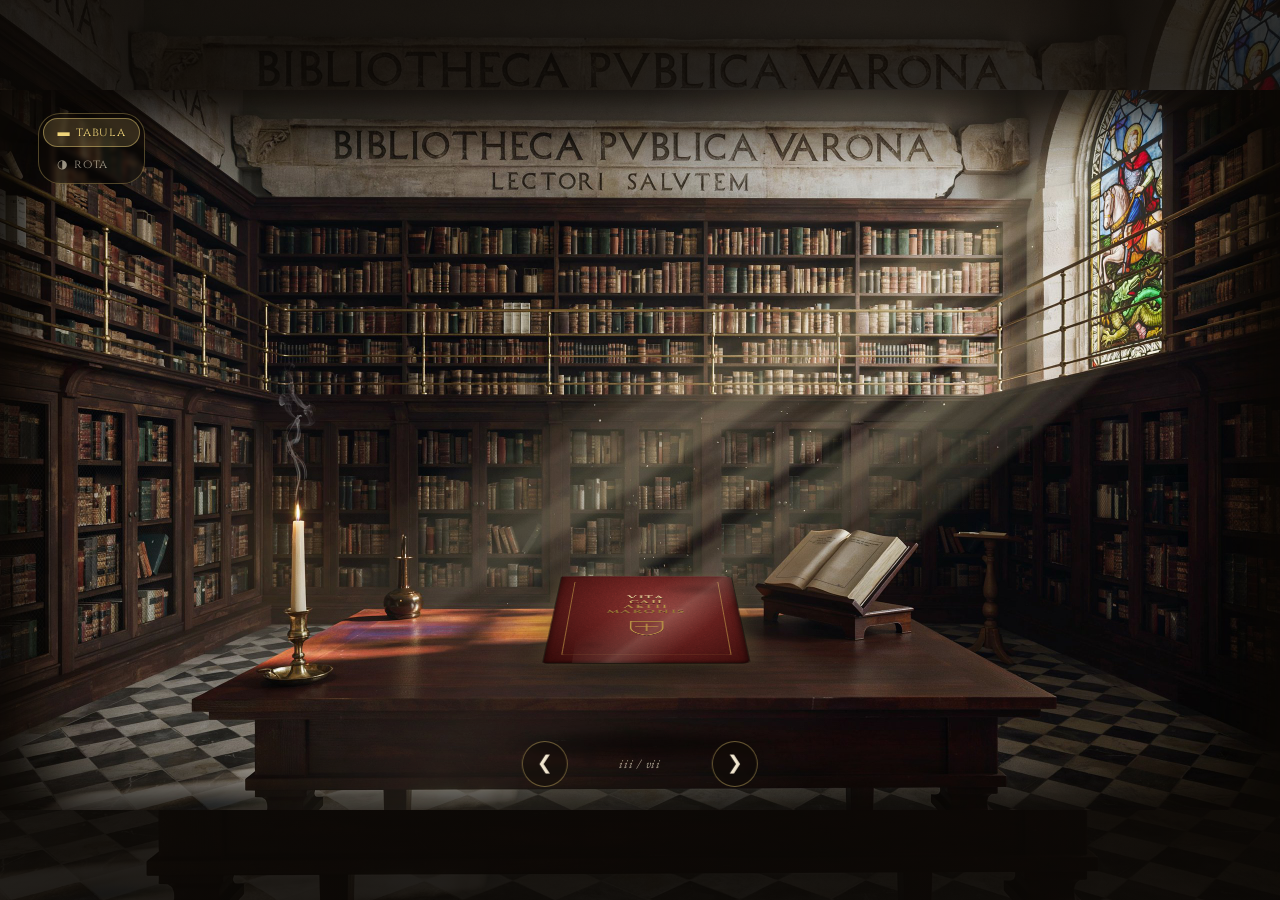
<file: index.html>
<!DOCTYPE html>
<html lang="la">
<head>
<meta charset="UTF-8">
<meta name="viewport" content="width=device-width, initial-scale=1.0">
<title>Bibliotheca Publica Varona</title>

<!-- Google Fonts: Trajan-style caps, Garamond body, blackletter rubric, Greek, Arabic -->
<link rel="preconnect" href="https://fonts.googleapis.com">
<link rel="preconnect" href="https://fonts.gstatic.com" crossorigin>
<link rel="stylesheet" href="https://fonts.googleapis.com/css2?family=Cinzel:wght@400;600;700&family=Cormorant+Garamond:ital,wght@0,400;0,500;1,400;1,500&family=Cormorant+SC:wght@400;500;600&family=EB+Garamond:ital,wght@0,400;0,500;1,400&family=UnifrakturMaguntia&family=Cormorant+Unicase:wght@400;500;600&family=Noto+Serif:ital,wght@0,400;1,400&family=Amiri:wght@400;700&display=swap" rel="stylesheet">

<link rel="stylesheet" href="css/library.css">
</head>
<body>

<div class="stage" id="stage">
  <div class="scene" id="scene">

    <!-- "Alive" atmosphere layers over the static photo -->
    <div class="atmos atmos-lightshaft" aria-hidden="true"></div>
    <div class="atmos atmos-candle" aria-hidden="true"></div>
    <div class="atmos atmos-dust" id="atmosDust" aria-hidden="true"></div>

    <!-- Title cartouche hovers above the book on hover -->
    <div class="title-cartouche" id="titleCartouche"></div>

    <!-- View toggle (top-right): one book flat on the desk, or the upright wheel -->
    <div class="view-toggle" id="viewToggle" role="group" aria-label="Species mensae">
      <button type="button" data-view="flat" title="Liber in mensa — one book, flat">&#x25AC;<span>tabula</span></button>
      <button type="button" data-view="vertical" title="Rota librorum — the wheel">&#x25D1;<span>rota</span></button>
    </div>

    <!-- The deck of books. JS injects one .deck-card per volume and fans them. -->
    <div class="deck" id="deck" role="listbox" tabindex="0" aria-label="Libri — selige librum">
      <!-- Cards injected by JS -->
    </div>

    <!-- MOBILE-ONLY shelf: a vertical list of books, painting behind, no carousel.
         Hidden on tablet/desktop where the deck takes over. -->
    <nav class="mobile-shelf" id="mobileShelf" aria-label="Libri">
      <h1 class="mobile-title">Bibliotheca<br><span>Publica Varona</span></h1>
      <ul class="mobile-list" id="mobileList">
        <!-- Items injected by JS -->
      </ul>
      <p class="mobile-footnote">Lectori salutem</p>
    </nav>

    <!-- Carousel arrows + folio-index -->
    <div class="carousel-nav" aria-label="Inter libros migrare">
      <button id="prevBtn" type="button" aria-label="Liber prior" title="Liber prior">&#x276E;</button>
      <span class="index" id="bookIndex">i / vii</span>
      <button id="nextBtn" type="button" aria-label="Liber posterior" title="Liber posterior">&#x276F;</button>
    </div>

  </div>
</div>

<script src="js/book-loader.js"></script>
<script src="js/library.js"></script>
</body>
</html>
</file>
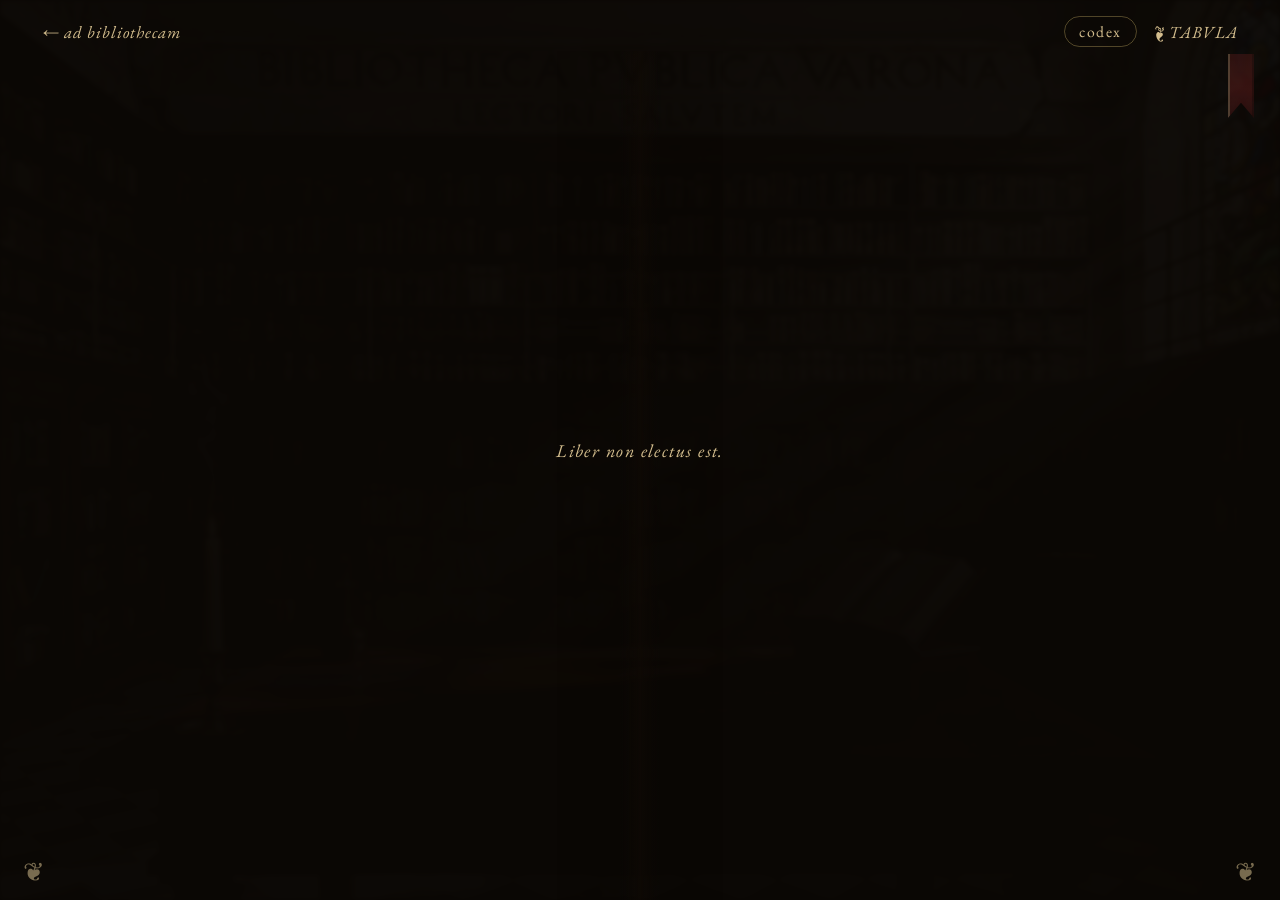
<file: manuscript.html>
<!DOCTYPE html>
<html lang="la">
<head>
<meta charset="UTF-8">
<meta name="viewport" content="width=device-width, initial-scale=1.0">
<title>Manuscriptum</title>

<link rel="preconnect" href="https://fonts.googleapis.com">
<link rel="preconnect" href="https://fonts.gstatic.com" crossorigin>
<link rel="stylesheet" href="https://fonts.googleapis.com/css2?family=Cinzel:wght@400;600;700&family=Cormorant+SC:wght@400;500;600&family=Cormorant+Unicase:wght@400;500;600&family=Amiri:wght@400;700&display=swap" rel="stylesheet">

<link rel="stylesheet" href="css/manuscript.css">
</head>
<body class="codex-mode">

<div class="reader-backdrop"></div>

<div class="reader" id="reader">

  <header class="reader-topbar">
    <div class="topbar-left">
      <a href="index.html" id="backLink">&#8592; ad bibliothecam</a>
    </div>
    <div class="topbar-right">
      <button id="modeToggle" class="mode-toggle" type="button" title="Lectionis modus">codex</button>
      <button id="tabulaBtn" type="button" aria-label="Tabula" title="Tabula">&#10086;&nbsp;TABVLA</button>
    </div>
  </header>

  <!-- CODEX VIEW: two-page spread -->
  <main class="spread-frame" id="spreadFrame">
    <button class="turn prev" id="prevSpread" type="button" aria-label="Folium prius" title="Folium prius">&#10086;</button>
    <div class="spread" id="spread"></div>
    <button class="turn next" id="nextSpread" type="button" aria-label="Folium posterius" title="Folium posterius">&#10086;</button>
  </main>

  <!-- DOC VIEW: continuous scroll, docx-style -->
  <main class="doc-frame" id="docFrame">
    <div class="doc-column" id="docColumn"></div>
  </main>

  <!-- Signaculum: silk bookmark ribbon (click to place / return, × to remove) -->
  <button class="signaculum" id="signaculum" type="button" aria-label="Pone signaculum">
    <span class="signaculum-clear" id="signaculumClear" title="Tolle signaculum" aria-hidden="true">&times;</span>
  </button>

</div>

<!-- TABVLA overlay -->
<div class="tabula-overlay" id="tabulaOverlay" role="dialog" aria-modal="true" aria-label="Tabula">
  <div class="tabula-sheet">
    <button class="tabula-close" id="tabulaClose" type="button" aria-label="Claudere">&times;</button>
    <h2>TABVLA</h2>
    <img class="tabula-divider" src="assets/ornaments/divider.svg" alt="">
    <ol id="tabulaList"></ol>
  </div>
</div>

<div class="reader-loading" id="readerLoading">conlegendo&nbsp;&hellip;</div>

<script src="js/book-loader.js"></script>
<script src="assets/vendor/pagedjs.js"></script>
<script src="js/manuscript.js"></script>
</body>
</html>
</file>
<file: css/library.css>
/* =========================================================
   Bibliotheca Publica Varona — Library Landing
   ========================================================= */

/* Bundled Canterbury */
@font-face {
  font-family: 'Canterbury';
  src: url('../assets/fonts/Canterbury.ttf') format('truetype');
  font-display: swap;
}
/* Bundled EB Garamond (locked features) */
@font-face {
  font-family: 'EB Garamond';
  src: url('../assets/fonts/eb-garamond/EBGaramond-Regular.ttf') format('truetype');
  font-weight: 400;
  font-style: normal;
  font-display: swap;
}
@font-face {
  font-family: 'EB Garamond';
  src: url('../assets/fonts/eb-garamond/EBGaramond-Italic.ttf') format('truetype');
  font-weight: 400;
  font-style: italic;
  font-display: swap;
}
@font-face {
  font-family: 'EB Garamond';
  src: url('../assets/fonts/eb-garamond/EBGaramond-SemiBold.ttf') format('truetype');
  font-weight: 600;
  font-style: normal;
  font-display: swap;
}
@font-face {
  font-family: 'EB Garamond';
  src: url('../assets/fonts/eb-garamond/EBGaramond-SemiBoldItalic.ttf') format('truetype');
  font-weight: 600;
  font-style: italic;
  font-display: swap;
}

:root {
  /* Designed gilt cursors. Each has a plain url() value (universally
     supported, so no state ever falls back to the white OS cursor) plus a
     retina image-set twin, applied as a second declaration. */
  --cur:     url('../assets/cursors/pointer.png') 3 2, auto;
  --cur2:    image-set(url('../assets/cursors/pointer.png') 1x, url('../assets/cursors/pointer@2x.png') 2x) 3 2, auto;
  --hand:    url('../assets/cursors/hand.png') 9 2, pointer;
  --hand2:   image-set(url('../assets/cursors/hand.png') 1x, url('../assets/cursors/hand@2x.png') 2x) 9 2, pointer;
  --text:    url('../assets/cursors/text.png') 7 15, text;
  --text2:   image-set(url('../assets/cursors/text.png') 1x, url('../assets/cursors/text@2x.png') 2x) 7 15, text;
  --drag:    url('../assets/cursors/drag.png') 18 9, grab;
  --drag2:   image-set(url('../assets/cursors/drag.png') 1x, url('../assets/cursors/drag@2x.png') 2x) 18 9, grab;
  --dragon:  url('../assets/cursors/drag.png') 18 9, grabbing;
  --dragon2: image-set(url('../assets/cursors/drag.png') 1x, url('../assets/cursors/drag@2x.png') 2x) 18 9, grabbing;
  --gilt:        #c8a14a;
  --gilt-glow:   #f0d57a;
  --oxblood:     #5e2422;
  --ink:         #1a1108;
  --vellum:      #f1e6cf;
}

* { box-sizing: border-box; }

html, body {
  margin: 0;
  padding: 0;
  width: 100%;
  height: 100%;
  background: #0b0805;
  color: var(--vellum);
  overflow: hidden;
  font-family: 'EB Garamond', 'Cormorant Garamond', Georgia, serif;
  /* Same u→v lockdown as the reader — see manuscript.css for the full
     explanation. The page is lang="la" but the font must treat it as ENG
     so historical Latin substitutions don't swap glyphs. */
  font-language-override: "ENG";
  font-variant-historical-forms: none;
  font-variant-historical-ligatures: no-historical-ligatures;
  font-variant-ligatures: no-discretionary-ligatures;
  font-feature-settings: "locl" 0, "hist" 0, "hlig" 0, "dlig" 0, "ss01" 0, "ss02" 0, "ss03" 0, "ss04" 0, "ss05" 0, "ss06" 0, "ss07" 0;
  -webkit-font-smoothing: antialiased;
}

/* Stage: letterboxed scene so the whole library photo always shows. The
   stage itself carries a dimmed copy of the same library photo (cover, full
   viewport) so the letterbox margins fill edge-to-edge with ambient library
   instead of black bars — matching the reader's full-bleed backdrop. The
   sharp, brighter .scene sits centered on top. */
.stage {
  position: fixed;
  inset: 0;
  overflow: hidden;
  background:
    linear-gradient(rgba(11,8,5,0.82), rgba(11,8,5,0.90)),
    url('../assets/library.jpg') center / cover no-repeat;
  background-color: #0b0805;
  display: flex;
  align-items: center;
  justify-content: center;
}
.scene {
  position: relative;
  width:  min(100vw, calc(100vh * 16 / 9));
  height: min(100vh, calc(100vw * 9 / 16));
  background-image: url('../assets/library.jpg');
  background-size: 100% 100%;
  background-repeat: no-repeat;
  background-position: center;
  transition: transform 900ms cubic-bezier(.65,0,.35,1),
              filter 900ms cubic-bezier(.65,0,.35,1),
              opacity 900ms cubic-bezier(.65,0,.35,1);
  box-shadow: 0 0 60px 30px #0b0805 inset;
}
.stage.zooming .scene {
  transform: scale(1.06);
  filter: brightness(0.55) blur(2px);
  opacity: 0.5;
}

/* ---- The deck of books (cover-flow) ----
   The deck is the 3-D stage; JS positions each .deck-card on an arc
   via translateX/translateZ/rotateY. The centred card faces the
   viewer; neighbours turn away, recede, dim, and shrink. Sized so the
   centred volume rests about where the lone book used to sit. */
.deck {
  position: absolute;
  left: 50.5%;
  top: 74%;            /* flat view default; vertical overrides below */
  width: 14.5%;
  aspect-ratio: 7 / 10;
  transform: translate(-50%, -50%);
  transform-style: preserve-3d;
  perspective: 1250px;
  perspective-origin: 50% 42%;
  z-index: 5;                /* above the atmosphere layers */
  touch-action: pan-y;       /* let us claim horizontal drags */
  outline: none;
}
.deck, .deck * { cursor: var(--hand); cursor: var(--hand2); }
.deck.grabbing, .deck.grabbing * { cursor: var(--dragon); cursor: var(--dragon2); }
/* Landing chrome — title, toggle, cartouche, arrows, atmosphere — is not
   selectable; only the books themselves can be inspected. */
body, .scene, .title-cartouche, .view-toggle, .carousel-nav, .book-index,
.atmos, .stage::before, .stage::after {
  -webkit-user-select: none;
  -moz-user-select: none;
  user-select: none;
}
body::selection { background: transparent; }

.deck.view-vertical { top: 63.5%; }     /* upright wheel rides a touch higher */
.deck.view-flat     { top: 73%; }       /* tabula: book lies low on the desk */

/* View toggle — top-right pill: flat (one book) vs the upright wheel */
.view-toggle {
  position: absolute;
  top: 3.2%;
  left: 3%;
  z-index: 6;
  display: flex;
  flex-direction: column;        /* stacked → vertical pill */
  gap: 3px;
  padding: 4px;
  border-radius: 22px;
  background: rgba(15,10,5,0.45);
  border: 1px solid rgba(240,213,122,0.30);
  backdrop-filter: blur(2px);
}
.view-toggle button {
  display: inline-flex;
  align-items: center;
  gap: 6px;
  background: transparent;
  border: 0;
  color: rgba(241,230,207,0.62);
  font-family: 'Cinzel', 'Cormorant SC', serif;
  font-size: clamp(11px, 0.95vw, 14px);
  letter-spacing: 0.06em;
  padding: 6px 14px;
  border-radius: 18px;
  cursor: var(--hand); cursor: var(--hand2);
  transition: background 200ms ease, color 200ms ease, box-shadow 200ms ease;
}
.view-toggle button:hover { color: var(--gilt-glow); }
.view-toggle button.active {
  background: rgba(240,213,122,0.16);
  color: var(--gilt-glow);
  box-shadow: inset 0 0 0 1px rgba(240,213,122,0.45);
}
@media (max-width: 720px) {
  .view-toggle button span { display: none; }   /* icons only when tight */
}
.deck::before {                 /* soft contact shadow grounding the wheel */
  content:"";
  position:absolute;
  left:50%; bottom:-6%;
  width:150%; height:14%;
  transform:translateX(-50%);
  background:radial-gradient(ellipse at center, rgba(0,0,0,0.55) 0%, rgba(0,0,0,0.30) 45%, transparent 72%);
  filter:blur(3px);
  pointer-events:none;
  z-index:0;
}

.deck-card {
  position: absolute;
  left: 50%;
  top: 50%;
  width: 100%;
  height: 100%;
  transform-style: preserve-3d;
  transform-origin: 50% 50%;
  /* transform / opacity / filter / z-index are set inline by JS */
  transition: transform 760ms cubic-bezier(.4,.05,.2,1),
              opacity 420ms ease, filter 420ms ease;
  will-change: transform, opacity, filter;
  backface-visibility: hidden;
}
/* While dragging, follow the finger with no lag. */
.deck.grabbing .deck-card { transition: none; }

/* A faint gilt rim-glow on whichever card is centred. */
.deck-card.is-center .cover { box-shadow:
    inset 0 1px 0 rgba(255,255,255,0.12),
    inset 0 -3px 7px rgba(0,0,0,0.5),
    inset -2px 0 6px rgba(0,0,0,0.28),
    0 0 0 1px rgba(0,0,0,0.45),
    0 0 22px rgba(240,213,122,0.20); }

/* Opening: the centred card lifts and zooms toward the reader. */

.deck-card.opening {
  transition: transform 820ms cubic-bezier(.65,0,.35,1), filter 820ms ease;
  transform: translate(-50%, -58%) translateZ(420px) rotateY(0deg) scale(1.2) !important;
  filter: brightness(1.05) drop-shadow(0 30px 34px rgba(0,0,0,0.7))
          drop-shadow(0 0 26px rgba(240,213,122,0.55)) !important;
  z-index: 2000 !important;
}

/* =========================================================
   Closed bound book — fully procedural (Path A). A front board, a
   ruled paper block, a back board, and a wrapped spine with raised
   hubs, stacked so they read as ONE bound volume rather than a cover
   floating over a slab. Layer order: page block (1) < front cover (3)
   < spine (4, sits on the bound left edge with a groove).
   ========================================================= */
.book { position: absolute; inset: 0; transform-style: preserve-3d; }
.vol  { position: absolute; inset: 0; transform-style: preserve-3d; }
.book .cover { z-index: 3; }

/* per-leather spine colour (vars keep it DRY) */
.book[data-leather="oxblood"]       { --spine-leather:#4a1614; }
.book[data-leather="dark-green"]    { --spine-leather:#1a3a20; }
.book[data-leather="tan"]           { --spine-leather:#5c421f; }
.book[data-leather="midnight-blue"] { --spine-leather:#13294a; }
.book[data-leather="vellum-cream"]  { --spine-leather:#c9b384; }
.book[data-leather="black"]         { --spine-leather:#1a140f; }

/* The volume's real thickness: four walls hinged BACK from the cover's
   edges, so a book raking away on the wheel shows its spine / page-edges
   instead of vanishing to a line. --thick (px) is set per-frame by JS. */
.wall { position: absolute; overflow: hidden; backface-visibility: hidden; }

/* cream page-edge fill — each fine line a leaf */
.wall-fore, .wall-head, .wall-tail {
  background-color: #e6d9b6;
  box-shadow: inset 0 0 6px rgba(90,64,24,0.32);
}
.wall-fore {                       /* right fore-edge */
  top: 0; right: 0; height: 100%; width: var(--thick, 38px);
  transform-origin: right center; transform: rotateY(90deg);
  background-image:
    repeating-linear-gradient(0deg, rgba(120,92,46,0) 0 1px, rgba(120,92,46,0.40) 1px 1.5px, rgba(120,92,46,0) 1.5px 2.6px),
    linear-gradient(90deg, #c2b083, #efe6cc 45%, #d2bf90);
}
.wall-head {                       /* top edge */
  left: 0; top: 0; width: 100%; height: var(--thick, 38px);
  transform-origin: center top; transform: rotateX(-90deg);
  background-image:
    repeating-linear-gradient(90deg, rgba(120,92,46,0) 0 1px, rgba(120,92,46,0.34) 1px 1.5px, rgba(120,92,46,0) 1.5px 2.6px),
    linear-gradient(0deg, #c9b78a, #efe6cc 50%, #d6c499);
}
.wall-tail {                       /* bottom edge */
  left: 0; bottom: 0; width: 100%; height: var(--thick, 38px);
  transform-origin: center bottom; transform: rotateX(90deg);
  background-image:
    repeating-linear-gradient(90deg, rgba(120,92,46,0) 0 1px, rgba(120,92,46,0.34) 1px 1.5px, rgba(120,92,46,0) 1.5px 2.6px),
    linear-gradient(0deg, #b9a87d, #e2d8bd 50%, #c6b488);
}
/* spine — leather with raised hubs + gilt head/tail fillets */
.wall-spine {
  top: 0; left: 0; height: 100%; width: var(--thick, 38px);
  transform-origin: left center; transform: rotateY(-90deg);
  background:
    linear-gradient(180deg, transparent 5.5%, var(--gilt) 5.5% 6.4%, transparent 6.4% 92.5%, var(--gilt) 92.5% 93.4%, transparent 93.4%),
    repeating-linear-gradient(180deg,
      transparent 0 11%,
      rgba(255,238,200,0.10) 11% 11.7%,
      rgba(0,0,0,0.45) 12.2% 15.2%,
      rgba(255,238,200,0.08) 15.7% 16.4%,
      transparent 16.4% 25%),
    linear-gradient(90deg, rgba(0,0,0,0.40), rgba(255,255,255,0.05) 50%, rgba(0,0,0,0.45)),
    var(--spine-leather, #4a1614);
  box-shadow: inset 0 0 8px rgba(0,0,0,0.5);
}

/* ---- Front board (leather cover face) ---- */
.cover {
  position: absolute;
  inset: 0;
  border-radius: 3px 7px 7px 3px / 4px 7px 7px 4px;
  overflow: hidden;
  display: flex;
  flex-direction: column;
  align-items: center;
  justify-content: center;
  padding: 12% 10%;
  user-select: none;
  transform: translateZ(0.2px);     /* keep the cover the front-most face */
  box-shadow:
    inset 0 1px 0 rgba(255,255,255,0.12),
    inset 0 -3px 7px rgba(0,0,0,0.5),
    inset -2px 0 6px rgba(0,0,0,0.28),
    0 0 0 1px rgba(0,0,0,0.45);
}
.cover[data-leather="oxblood"]      { background: radial-gradient(ellipse at 55% 38%, #7a2e2b 0%, #5a1c1a 45%, #2e0908 100%); }
.cover[data-leather="dark-green"]   { background: radial-gradient(ellipse at 55% 38%, #2a4a30 0%, #1a3a20 45%, #0c1f12 100%); }
.cover[data-leather="tan"]          { background: radial-gradient(ellipse at 55% 38%, #9b7a4a 0%, #6f522d 50%, #3e2a13 100%); }
.cover[data-leather="midnight-blue"]{ background: radial-gradient(ellipse at 55% 38%, #1d3a60 0%, #0f2440 45%, #061528 100%); }
.cover[data-leather="vellum-cream"] { background: radial-gradient(ellipse at 55% 38%, #efe1bb 0%, #d9c79c 55%, #b89e6b 100%); }
.cover[data-leather="black"]        { background: radial-gradient(ellipse at 55% 38%, #2a221d 0%, #14100c 50%, #050402 100%); }

/* Leather grain — fractal-noise texture, multiplied subtly over the dye. */
.cover::after {
  content:""; position:absolute; inset:0; pointer-events:none;
  background-image:
    url("data:image/svg+xml,%3Csvg xmlns='http://www.w3.org/2000/svg' width='160' height='160'%3E%3Cfilter id='g'%3E%3CfeTurbulence type='fractalNoise' baseFrequency='0.72' numOctaves='2' stitchTiles='stitch'/%3E%3CfeColorMatrix type='saturate' values='0'/%3E%3C/filter%3E%3Crect width='100%25' height='100%25' filter='url(%23g)'/%3E%3C/svg%3E");
  background-size: 150px 150px;
  mix-blend-mode: overlay;
  opacity: 0.5;
}
/* Gilt tooled rule, inset to clear the spine. */
.cover::before {
  content:""; position:absolute; inset: 8%;
  border: 1px solid var(--gilt);
  border-radius: 2px;
  opacity: 0.5;
  pointer-events:none;
}

/* Specular sheen sweeping across the leather; shifts on hover. */
.cover-sheen {
  position:absolute; inset:0; z-index:1; pointer-events:none;
  background: linear-gradient(115deg,
    transparent 30%, rgba(255,246,222,0.10) 47%,
    rgba(255,246,222,0.17) 50%, transparent 66%);
  transform: translateX(-12%);
  opacity: 0.85;
  transition: transform 800ms ease, opacity 800ms ease;
}
.deck-card.is-center .cover-sheen { transform: translateX(14%); opacity: 1; }

/* Title — gilt foil, embossed (stamped) into the leather. */
.cover-title {
  position: relative;
  z-index: 2;
  font-family: 'Cinzel', 'Cormorant SC', 'Trajan Pro', serif;
  font-weight: 600;
  letter-spacing: 0.12em;
  text-transform: uppercase;
  text-align: center;
  line-height: 1.15;
  font-size: clamp(8px, 1.05vw, 14px);
  background: linear-gradient(180deg, #f6e6ad 0%, var(--gilt) 48%, #8a6a22 100%);
  -webkit-background-clip: text;
  background-clip: text;
  color: transparent;
  filter:
    drop-shadow(0 1px 0 rgba(0,0,0,0.55))
    drop-shadow(0 -0.5px 0 rgba(255,242,205,0.30));
}
.cover[data-leather="vellum-cream"] .cover-title {
  background: none;
  color: #6a4b15;
  filter:
    drop-shadow(0 1px 0 rgba(255,255,255,0.55))
    drop-shadow(0 -0.5px 0 rgba(0,0,0,0.30));
}
.cover-ornament {
  margin-top: 0.9em;
  width: 30%;
  opacity: 0.9;
  z-index: 2;
  filter: drop-shadow(0 1px 0 rgba(0,0,0,0.45));
}
.cover[data-wear="light"] .cover-wear {
  position: absolute;
  inset: 0;
  pointer-events: none;
  z-index: 1;
  background:
    radial-gradient(ellipse 28% 12% at 78% 18%, rgba(0,0,0,0.18), transparent 70%),
    radial-gradient(ellipse 12% 6%  at 22% 82%, rgba(0,0,0,0.10), transparent 70%);
  mix-blend-mode: multiply;
}

/* Title cartouche on hover */
.title-cartouche {
  position: absolute;
  left: 50%;
  top: 62%;
  transform: translate(-50%, 0);
  font-family: 'EB Garamond', 'Cormorant Garamond', serif;
  font-style: italic;
  font-weight: 500;
  color: var(--vellum);
  letter-spacing: 0.04em;
  font-size: clamp(16px, 1.8vw, 26px);
  text-shadow: 0 2px 12px rgba(0,0,0,0.85);
  opacity: 0;
  transition: opacity 350ms ease, transform 350ms ease;
  pointer-events: none;
  text-align: center;
  white-space: nowrap;
}
.stage.book-hover .title-cartouche {
  opacity: 1;
  transform: translate(-50%, -6px);
}
/* Flat (tabula): the cover is foreshortened, so we use a standing label above
   the book — but only show it on hover, matching the wheel's behaviour. */
.stage.view-flat .title-cartouche {
  top: 60%;
  font-size: clamp(18px, 2vw, 30px);
}
.stage.view-flat.book-hover .title-cartouche {
  opacity: 1;
  transform: translate(-50%, -6px);
}
/* Rota (wheel): the covers carry their own titles — never show the floating
   white name. */
.stage.view-vertical .title-cartouche {
  opacity: 0 !important;
}

/* Carousel arrows */
.carousel-nav {
  position: absolute;
  left: 50%;
  bottom: 3.2%;
  transform: translateX(-50%);
  display: flex;
  align-items: center;
  gap: clamp(28px, 4vw, 64px);
  z-index: 5;
}
.carousel-nav button {
  background: rgba(15,10,5,0.4);
  border: 1px solid rgba(240,213,122,0.40);
  color: var(--vellum);
  font-family: 'Cinzel', 'Cormorant SC', serif;
  font-style: normal;
  font-weight: 400;
  font-size: clamp(18px, 1.5vw, 24px);
  width: clamp(40px, 3.6vw, 52px);
  height: clamp(40px, 3.6vw, 52px);
  border-radius: 50%;
  cursor: var(--hand); cursor: var(--hand2);
  display: inline-flex;
  align-items: center;
  justify-content: center;
  line-height: 1;
  transition: background 200ms ease, border-color 200ms ease, color 200ms ease;
  backdrop-filter: blur(2px);
}
.carousel-nav button:hover {
  background: rgba(240,213,122,0.15);
  border-color: var(--gilt-glow);
  color: var(--gilt-glow);
}
.carousel-nav .index {
  font-family: 'EB Garamond', serif;
  font-style: italic;
  color: rgba(241,230,207,0.7);
  font-size: clamp(12px, 1vw, 15px);
  letter-spacing: 0.06em;
  min-width: 5ch;
  text-align: center;
}

.stage.zooming { pointer-events: none; }
.stage.zooming .carousel-nav,
.stage.zooming .title-cartouche { opacity: 0; transition: opacity 400ms ease; }

/* =========================================================
   "Alive" atmosphere — subtle motion layered over the static
   library photo: drifting god-ray light, a flickering candle
   glow, floating dust motes, and a faint global light pulse.
   All GPU-cheap (transform/opacity only).
   ========================================================= */

.atmos {
  position: absolute;
  inset: 0;
  pointer-events: none;
  z-index: 3;
}

/* --- Light shaft from the upper-right window: slow drift + breathe --- */
.atmos-lightshaft {
  background:
    linear-gradient(122deg,
      transparent 38%,
      rgba(255, 240, 200, 0.10) 50%,
      rgba(255, 238, 195, 0.05) 60%,
      transparent 72%);
  mix-blend-mode: screen;
  opacity: 0.7;
  animation: shaftDrift 14s ease-in-out infinite;
}
@keyframes shaftDrift {
  0%, 100% { opacity: 0.55; transform: translateX(0) translateY(0); }
  50%      { opacity: 0.85; transform: translateX(-10px) translateY(6px); }
}

/* --- Candle glow on the desk: a soft, STEADY warm pool (no flicker). --- */
.atmos-candle {
  background: radial-gradient(
    circle at 22% 63%,
    rgba(255, 184, 92, 0.18) 0%,
    rgba(255, 160, 70, 0.08) 5%,
    rgba(255, 150, 60, 0.03) 9%,
    transparent 14%);
  mix-blend-mode: screen;
  opacity: 0.85;
}

/* --- Dust motes drifting in the light. JS fills this with .mote spans. --- */
.atmos-dust { overflow: hidden; }
.atmos-dust .mote {
  position: absolute;
  width: 3px; height: 3px;
  border-radius: 50%;
  background: radial-gradient(circle, rgba(255,245,220,0.9) 0%, rgba(255,240,205,0.25) 60%, transparent 70%);
  opacity: 0;
  will-change: transform, opacity;
}

/* Respect reduced-motion preferences. */
@media (prefers-reduced-motion: reduce) {
  .atmos-lightshaft, .atmos-dust .mote {
    animation: none !important;
  }
  .atmos-candle { opacity: 0.92; }
}

/* =========================================================
   Themed scrollbars — same aged-brass-on-leather treatment as the
   reader, for any scroller on the library page.
   ========================================================= */
* {
  scrollbar-width: thin;
  scrollbar-color: var(--gilt) rgba(15, 10, 5, 0.6);
}
*::-webkit-scrollbar { width: 11px; height: 11px; }
*::-webkit-scrollbar-track { background: rgba(15, 10, 5, 0.6); border-radius: 6px; }
*::-webkit-scrollbar-thumb {
  border-radius: 6px;
  border: 2px solid rgba(15, 10, 5, 0.6);
  background: linear-gradient(180deg, var(--gilt-glow) 0%, var(--gilt) 45%, #7a5a18 100%);
}
*::-webkit-scrollbar-thumb:hover {
  background: linear-gradient(180deg, #f6e29c 0%, var(--gilt-glow) 50%, var(--gilt) 100%);
}
*::-webkit-scrollbar-corner { background: transparent; }

/* =========================================================
   Cursor — a gilded, tooled arrow replaces the default pointer
   EVERYWHERE (the familiar pointer shape, made medieval). Hotspot
   at the arrow tip (3 2). Retina via image-set; a plain url()
   fallback comes first for browsers without image-set cursors.
   ========================================================= */
html, body, * { cursor: var(--cur); cursor: var(--cur2); }

/* While the wheel is being dragged, keep the grab cursor everywhere the
   pointer may roam (not just over the deck). */
.deck-dragging, .deck-dragging * {
  cursor: var(--dragon) !important;
}

/* =========================================================
   Responsive painting backdrop
   - Desktop & ultra-wide: the existing letterbox keeps the full
     painting visible (.scene uses 16:9 min(100vw, ...)). On very
     wide displays the bars around the 16:9 frame echo the painting
     softly so it doesn't sit on a black void.
   - Mobile: hide the carousel chrome and show a vertical list of
     books over a portrait crop of the painting. The library photo
     was composed in landscape; on phones we anchor near the desk
     so the candle/manuscripts read, not the empty ceiling.
   ========================================================= */
.mobile-shelf { display: none; }

@media (max-width: 720px) {
  /* Drop the carousel UI entirely. */
  .deck,
  .view-toggle,
  .carousel-nav,
  .title-cartouche { display: none !important; }

  /* The painting becomes a portrait backdrop, focused on the desk. */
  .stage {
    background:
      linear-gradient(rgba(11,8,5,0.62), rgba(11,8,5,0.92)),
      url('../assets/library.jpg') center 62% / cover no-repeat;
    align-items: stretch;
    justify-content: stretch;
  }
  .scene {
    width: 100vw;
    height: 100dvh;             /* dvh handles mobile URL bars */
    background-image: url('../assets/library.jpg');
    background-size: cover;
    background-position: center 62%;
    box-shadow: 0 0 60px 30px rgba(11,8,5,0.85) inset;
  }

  /* Mobile shelf: vertical list of titles over a translucent panel. */
  .mobile-shelf {
    display: flex;
    flex-direction: column;
    position: absolute;
    inset: 0;
    padding: 6vh 5vw 4vh;
    z-index: 5;
    color: var(--vellum);
    background:
      linear-gradient(180deg,
        rgba(11,8,5,0.35) 0%,
        rgba(11,8,5,0.55) 35%,
        rgba(11,8,5,0.78) 100%);
  }
  .mobile-title {
    font-family: 'Cinzel', serif;
    font-weight: 700;
    text-align: center;
    color: var(--gilt-glow);
    letter-spacing: 0.14em;
    font-size: clamp(20px, 6.5vw, 28px);
    line-height: 1.15;
    margin: 0 0 1.4em;
    text-shadow: 0 2px 14px rgba(0,0,0,0.85);
  }
  .mobile-title span {
    display: inline-block;
    font-size: 0.6em;
    letter-spacing: 0.3em;
    color: var(--vellum);
    margin-top: 0.4em;
  }
  .mobile-list {
    list-style: none;
    margin: 0;
    padding: 0;
    overflow-y: auto;
    flex: 1;
    /* gentle fade at top and bottom so scrolled items melt into the painting */
    mask-image: linear-gradient(180deg, transparent 0, #000 24px, #000 calc(100% - 24px), transparent 100%);
    -webkit-mask-image: linear-gradient(180deg, transparent 0, #000 24px, #000 calc(100% - 24px), transparent 100%);
  }
  .mobile-item {
    display: grid;
    grid-template-columns: 2.4em 1fr auto;
    align-items: baseline;
    column-gap: 0.9em;
    padding: 0.85em 0.6em;
    border-bottom: 1px solid rgba(240,213,122,0.18);
    cursor: var(--hand); cursor: var(--hand2);
  }
  .mobile-item:first-child { border-top: 1px solid rgba(240,213,122,0.18); }
  .mobile-item:active { background: rgba(240,213,122,0.08); }
  .mobile-item .m-roman {
    font-family: 'Cinzel', serif;
    font-style: italic;
    color: var(--gilt);
    font-size: 0.95em;
    text-align: right;
  }
  .mobile-item .m-title {
    font-family: 'EB Garamond', 'Cormorant Garamond', serif;
    font-weight: 500;
    color: var(--vellum);
    font-size: clamp(15px, 4.5vw, 19px);
    line-height: 1.25;
  }
  .mobile-item .m-year {
    font-family: 'Cormorant SC', serif;
    color: rgba(241,230,207,0.55);
    font-size: 0.78em;
    letter-spacing: 0.06em;
    white-space: nowrap;
  }
  .mobile-footnote {
    text-align: center;
    margin: 1em 0 0;
    font-family: 'Cormorant SC', serif;
    font-style: italic;
    color: rgba(241,230,207,0.5);
    letter-spacing: 0.18em;
    font-size: 0.78em;
  }

  /* On phones, the room title image painted into the photo isn't visible at
     this crop, so the gilt heading above carries the brand. */
}

/* Ultra-wide: keep the painting beautifully framed and the soft edge-glow on. */
@media (min-aspect-ratio: 21/9) {
  .stage::before {
    content: "";
    position: absolute;
    inset: 0;
    background:
      radial-gradient(ellipse at 50% 60%, transparent 40%, rgba(11,8,5,0.55) 100%);
    pointer-events: none;
    z-index: 1;
  }
}
</file>
<file: css/manuscript.css>
/* =========================================================
   Bibliotheca Publica Varona — Manuscript Reader
   ========================================================= */

@font-face {
  font-family: 'Canterbury';
  src: url('../assets/fonts/Canterbury.ttf') format('truetype');
  font-display: block;
}
/* Bundled EB Garamond, full polytonic Greek included */
@font-face {
  font-family: 'EB Garamond';
  src: url('../assets/fonts/eb-garamond/EBGaramond-Regular.ttf') format('truetype');
  font-weight: 400; font-style: normal; font-display: block;
}
@font-face {
  font-family: 'EB Garamond';
  src: url('../assets/fonts/eb-garamond/EBGaramond-Italic.ttf') format('truetype');
  font-weight: 400; font-style: italic; font-display: block;
}
@font-face {
  font-family: 'EB Garamond';
  src: url('../assets/fonts/eb-garamond/EBGaramond-SemiBold.ttf') format('truetype');
  font-weight: 600; font-style: normal; font-display: block;
}
@font-face {
  font-family: 'EB Garamond';
  src: url('../assets/fonts/eb-garamond/EBGaramond-SemiBoldItalic.ttf') format('truetype');
  font-weight: 600; font-style: italic; font-display: block;
}

:root {
  /* Designed gilt cursors. Each has a plain url() value (universally
     supported, so no state ever falls back to the white OS cursor) plus a
     retina image-set twin, applied as a second declaration. */
  --cur:     url('../assets/cursors/pointer.png') 3 2, auto;
  --cur2:    image-set(url('../assets/cursors/pointer.png') 1x, url('../assets/cursors/pointer@2x.png') 2x) 3 2, auto;
  --hand:    url('../assets/cursors/hand.png') 9 2, pointer;
  --hand2:   image-set(url('../assets/cursors/hand.png') 1x, url('../assets/cursors/hand@2x.png') 2x) 9 2, pointer;
  --text:    url('../assets/cursors/text.png') 7 15, text;
  --text2:   image-set(url('../assets/cursors/text.png') 1x, url('../assets/cursors/text@2x.png') 2x) 7 15, text;
  --drag:    url('../assets/cursors/drag.png') 18 9, grab;
  --drag2:   image-set(url('../assets/cursors/drag.png') 1x, url('../assets/cursors/drag@2x.png') 2x) 18 9, grab;
  --dragon:  url('../assets/cursors/drag.png') 18 9, grabbing;
  --dragon2: image-set(url('../assets/cursors/drag.png') 1x, url('../assets/cursors/drag@2x.png') 2x) 18 9, grabbing;
  --paper:       #f1e6cf;
  --paper-deep:  #e3d3b0;
  --paper-edge:  #d4be8e;
  --ink:         #2a1d10;
  --ink-soft:    #4a3320;
  --rubric:      #8b1a1a;
  --rubric-deep: #5e0f0f;
  --gilt:        #b88a2c;
  --gilt-light:  #e6c66b;

  /* Reader tunables — easy to tweak in one place */
  --page-padding:        52px;
  --page-padding-gutter: 60px;
  --body-font-size:      clamp(13px, 0.95vw, 16px);
  --body-line-height:    1.62;
  --para-indent:         1.4em;
  --para-spacing:        0.6em;
  --chapter-title-size:  2.8em;
  --dropcap-size:        3.7em;
  --dropcap-color:       var(--rubric);
}

* { box-sizing: border-box; }

html, body {
  margin: 0;
  padding: 0;
  height: 100%;
  background: #0b0805;
  font-family: 'EB Garamond', 'Cormorant Garamond', Georgia, serif;
  color: var(--ink);
  overflow: hidden;
  -webkit-font-smoothing: antialiased;
  /* CRITICAL u→v fix: EB Garamond's `locl` feature substitutes u → u.LAT
     (a historical V-shape) when the page language is Latin. We keep
     lang="la" for accessibility but tell the font to apply English's
     feature rules so no historical u→v substitution occurs. */
  font-language-override: "ENG";
  font-variant-historical-forms: none;
  font-variant-historical-ligatures: no-historical-ligatures;
  font-variant-ligatures: no-discretionary-ligatures common-ligatures;
  font-feature-settings: "locl" 0, "hist" 0, "hlig" 0, "dlig" 0, "ss01" 0, "ss02" 0, "ss03" 0, "ss04" 0, "ss05" 0, "ss06" 0, "ss07" 0;
}
body.doc-mode { overflow: hidden; }

/* Library backdrop */
.reader-backdrop {
  position: fixed;
  inset: 0;
  z-index: 0;
  pointer-events: none;
  background-image: url('../assets/library.jpg');
  background-size: cover;
  background-position: center;
  opacity: 0.08;
  filter: blur(2px);
}
.reader-backdrop::after {
  content: "";
  position: absolute; inset: 0;
  background: linear-gradient(180deg, rgba(0,0,0,0.6) 0%, rgba(0,0,0,0.85) 100%);
}

@keyframes reader-enter { from { opacity: 0; transform: scale(0.96); } to { opacity: 1; transform: scale(1); } }
@keyframes reader-leave { from { opacity: 1; transform: scale(1); }    to { opacity: 0; transform: scale(0.92); } }

.reader {
  position: relative;
  z-index: 1;
  width: 100%;
  height: 100%;
  display: grid;
  grid-template-rows: auto 1fr;
  animation: reader-enter 900ms cubic-bezier(.65,0,.35,1) both;
}
.reader.leaving { animation: reader-leave 900ms cubic-bezier(.65,0,.35,1) both; }

.reader-topbar {
  display: flex;
  justify-content: space-between;
  align-items: center;
  padding: 16px 32px 4px;
  font-family: 'EB Garamond', 'Cormorant Garamond', serif;
  font-style: italic;
  font-size: 17px;
  color: var(--paper-edge);
  letter-spacing: 0.04em;
}
.reader-topbar .topbar-left,
.reader-topbar .topbar-right {
  display: flex; align-items: center; gap: 8px;
}
.reader-topbar a,
.reader-topbar button {
  color: var(--paper-edge);
  background: transparent;
  border: none;
  text-decoration: none;
  cursor: var(--hand); cursor: var(--hand2);
  font: inherit;
  letter-spacing: 0.06em;
  padding: 4px 10px;
  border-radius: 2px;
  transition: color 200ms ease, background 200ms ease;
}
.reader-topbar a:hover,
.reader-topbar button:hover {
  color: var(--gilt-light);
  background: rgba(241,230,207,0.06);
}
.reader-topbar .mode-toggle {
  border: 1px solid rgba(240,213,122,0.30);
  border-radius: 999px;
  padding: 4px 14px;
  font-style: normal;
  font-size: 0.92em;
  letter-spacing: 0.10em;
  text-transform: lowercase;
}
.reader-topbar .mode-toggle.active {
  background: rgba(240,213,122,0.18);
  border-color: var(--gilt-light);
  color: var(--gilt-light);
}

/* =========================================================
   CODEX VIEW — two-page spread (manuscript style)
   ========================================================= */
.spread-frame {
  position: relative;
  width: 100%;
  height: 100%;
  display: flex;
  align-items: center;
  justify-content: center;
  padding: 6px 50px 22px;
  overflow: hidden;
}

/* The spread is two 720×1040 folios side by side (= 1440×1040) — the SAME
   page geometry as scriptum, so a page looks identical in both views. It is
   scaled with a transform to fit the viewport. Scale set in JS via
   --spread-scale. */
.spread {
  position: relative;
  display: grid;
  grid-template-columns: 720px 720px;
  width: 1440px;
  height: 1040px;
  flex: none;
  transform: scale(var(--spread-scale, 1));
  transform-origin: center center;
  filter:
    drop-shadow(0 24px 32px rgba(0,0,0,0.55))
    drop-shadow(0 6px 10px rgba(0,0,0,0.4));
}

.page {
  position: relative;
  width: 720px;
  height: 1040px;
  background-color: var(--paper);
  background-image:
    url("data:image/svg+xml;utf8,<svg xmlns='http://www.w3.org/2000/svg' width='420' height='420'><filter id='n'><feTurbulence type='fractalNoise' baseFrequency='1.4' numOctaves='2' seed='3' stitchTiles='stitch'/><feColorMatrix values='0 0 0 0 0.18  0 0 0 0 0.13  0 0 0 0 0.08  0 0 0 0.18 0'/></filter><rect width='100%25' height='100%25' filter='url(%23n)' opacity='0.5'/></svg>"),
    radial-gradient(ellipse at 30% 20%, var(--paper) 0%, var(--paper-deep) 100%);
  background-blend-mode: multiply, normal;
  padding: 64px 78px 76px 78px;
  overflow: hidden;
  font-size: 17.5px;
  line-height: var(--body-line-height);
  color: var(--ink);
}
.page.verso { border-right: 1px solid rgba(60,40,20,0.10); }
.page.recto { }

.page.verso::before,
.page.recto::after {
  content: "";
  position: absolute;
  top: -2px; bottom: -2px;
  width: 12px;
  background:
    radial-gradient(ellipse 6px 4px at 6px 8px,  var(--paper) 60%, transparent 70%) 0 0/12px 12px repeat-y,
    linear-gradient(to right, transparent, rgba(180,150,100,0.10));
  pointer-events: none;
}
.page.verso::before { left: -10px; transform: scaleX(-1); }
.page.recto::after  { right: -10px; }

.spread::before {
  content: "";
  position: absolute;
  left: 50%;
  top: 0; bottom: 0;
  width: 40px;
  transform: translateX(-50%);
  background: linear-gradient(
    to right,
    rgba(20,12,5,0.0) 0%,
    rgba(20,12,5,0.32) 45%,
    rgba(20,12,5,0.42) 50%,
    rgba(20,12,5,0.32) 55%,
    rgba(20,12,5,0.0) 100%
  );
  pointer-events: none;
  z-index: 2;
}

/* ---- Typography ---- */
.page p {
  text-align: justify;
  text-indent: var(--para-indent);
  margin: 0 0 var(--para-spacing) 0;
  word-spacing: 0.02em;
}
.page p:first-child,
.page .chapter-block + p,
.page hr + p,
.page .verse + p,
.page p.chapter-opener,
.page p.continuation {
  text-indent: 0;
}
.page strong { font-weight: 600; color: var(--ink); }
.page .verse strong { font-weight: 600; font-style: italic; }

.page .chapter-title {
  font-family: 'Canterbury', 'Cormorant Unicase', 'EB Garamond', serif;
  color: var(--rubric);
  text-align: center;
  font-size: var(--chapter-title-size);
  font-weight: 400;
  letter-spacing: 0.04em;
  margin: 0.4em 0 0.2em;
  line-height: 1.1;
}
.page .chapter-divider {
  display: block;
  margin: 0.3em auto 1em;
  width: 60%;
  max-width: 320px;
  height: auto;
  aspect-ratio: 8 / 1;
  opacity: 0.85;
}

.page .verse {
  text-align: center;
  font-style: italic;
  margin: 0.9em 0;
  color: var(--ink-soft);
  font-size: 1.02em;
  line-height: 1.7;
}
.page .verse .verse-line {
  display: block;
  text-indent: 0;
  padding-left: 2em;
  padding-right: 2em;
}

.page hr {
  border: none;
  height: 24px;
  margin: 1.2em auto;
  width: 40%;
  background: center/contain no-repeat url('../assets/ornaments/divider.svg');
  opacity: 0.7;
}

/* Greek / Arabic — EB Garamond has polytonic Greek now (bundled) */
.greek  { font-family: inherit; font-style: inherit; }
.arabic { font-family: 'Amiri', serif; font-size: 1.12em; }

/* Drop cap — Canterbury initial. Sized so exactly the first ~3 lines sit
   beside it, with right-hand breathing room so wrapped lines never collide
   with the ornate blackletter glyph.

   IMPORTANT: only the FIRST fragment of the opening paragraph may carry the
   drop cap. When a chapter opener is long enough to break across a page
   (e.g. the Epilogus, whose first paragraph fills more than one folio),
   paged.js clones the paragraph onto the next page and stamps the
   continuation with [data-split-from] — but keeps the .chapter-opener class.
   Without the :not([data-split-from]) guard below, that continuation's first
   letter would get a second, spurious drop cap on the following page. */
.page p.chapter-opener { text-indent: 0; }
.page p.chapter-opener:not([data-split-from])::first-letter {
  font-family: 'Canterbury', serif;
  float: left;
  font-size: var(--dropcap-size);
  line-height: 0.68;
  margin: 0.06em 0.12em -0.04em 0;   /* right margin keeps text clear */
  padding: 0;
  color: var(--dropcap-color);
  font-weight: 400;
}
.page .chapter-block { margin-top: 0.3em; }

/* Frontispiece */
.page.frontispiece {
  display: flex;
  flex-direction: column;
  align-items: center;
  justify-content: center;
  text-align: center;
  padding: 6% 11%;
}
.page.frontispiece .coa {
  width: 56%;
  max-width: 300px;
  margin: 0 0 1.4em;
  filter: drop-shadow(0 3px 6px rgba(0,0,0,0.25));
}
.page.frontispiece .fp-fleuron {
  width: 36px;
  height: 36px;
  display: block;
  margin: 0 auto 0.8em;
  opacity: 0.6;
}
.page.frontispiece .fp-title {
  font-family: 'Canterbury', 'Cormorant Unicase', serif;
  color: var(--ink);
  font-size: clamp(34px, 3.8vw, 60px);
  letter-spacing: 0.02em;
  line-height: 1.05;
  margin: 0 0 0.25em;
  font-weight: 400;
}
.page.frontispiece .fp-subtitle {
  font-family: 'Canterbury', serif;
  color: var(--rubric);
  font-style: normal;
  font-size: clamp(20px, 2vw, 30px);
  letter-spacing: 0.05em;
  margin: 0 0 1.4em;
}
.page.frontispiece .fp-rule {
  width: 38%;
  max-width: 200px;
  height: auto;
  aspect-ratio: 8/1;
  opacity: 0.65;
  margin: 0 auto 1.2em;
}
.page.frontispiece .fp-date {
  font-family: 'Cinzel', 'Cormorant SC', serif;
  color: var(--ink);
  letter-spacing: 0.22em;
  font-size: 0.95em;
}
.page.frontispiece .fp-footer {
  font-family: 'EB Garamond', serif;
  font-style: italic;
  color: var(--ink-soft);
  font-size: 0.92em;
  letter-spacing: 0.05em;
  margin-top: auto;
  padding-top: 1.2em;
}

.page.blank-verso { background-color: var(--paper); }

.page.placeholder-page {
  display: flex;
  flex-direction: column;
  align-items: center;
  justify-content: center;
  text-align: center;
}
.placeholder-note {
  font-family: 'EB Garamond', serif;
  font-style: italic;
  font-size: 1.35em;
  color: var(--ink-soft);
  letter-spacing: 0.04em;
  opacity: 0.85;
}

/* Epilogue prelude page */
.page.epilogue-prelude {
  display: flex;
  flex-direction: column;
  align-items: center;
  justify-content: center;
  text-align: center;
  padding: 8% 11%;
}
.page.epilogue-prelude .prelude-rubric {
  font-family: 'Canterbury', serif;
  color: var(--rubric);
  font-size: 2.2em;
  letter-spacing: 0.02em;
  margin: 0 0 0.5em;
  line-height: 1.1;
  font-weight: 400;
}
.page.epilogue-prelude .prelude-divider {
  display: block;
  margin: 0.4em auto 1.4em;
  width: 50%;
  max-width: 260px;
  height: auto;
  aspect-ratio: 8 / 1;
  opacity: 0.85;
}
.page.epilogue-prelude .prelude-body {
  font-family: 'EB Garamond', serif;
  font-style: italic;
  color: var(--ink-soft);
  font-size: 1.18em;
  line-height: 1.75;
  letter-spacing: 0.02em;
  max-width: 32em;
  margin: 0 auto;
}
.page.epilogue-prelude .prelude-fleuron {
  display: block;
  margin: 1.6em auto 0;
  width: 40px; height: 40px;
  opacity: 0.6;
}

.page .folio {
  position: absolute;
  bottom: 18px;
  font-family: 'EB Garamond', serif;
  font-style: italic;
  font-variant: small-caps;
  font-size: 0.82em;
  color: rgba(94,46,16,0.55);
  letter-spacing: 0.06em;
}
.page.verso .folio { left: 28px; }
.page.recto .folio { right: 28px; }

.spread-frame .turn {
  position: absolute;
  bottom: 6px;
  width: 44px;
  height: 44px;
  background: transparent;
  border: none;
  cursor: var(--hand); cursor: var(--hand2);
  display: flex;
  align-items: center;
  justify-content: center;
  color: var(--paper-edge);
  font-size: 26px;
  line-height: 1;
  opacity: 0.55;
  transition: opacity 200ms ease, transform 200ms ease, color 200ms ease;
}
.spread-frame .turn:hover { opacity: 1; color: var(--gilt-light); transform: scale(1.1); }
.spread-frame .turn.prev { left: 12px; }
.spread-frame .turn.next { right: 12px; }
.spread-frame .turn:disabled { opacity: 0.18; cursor: var(--cur); cursor: var(--cur2); transform: none; }

.spread.turning-out { opacity: 0; transition: opacity 220ms ease; }
.spread.turning-in  { opacity: 1; transition: opacity 280ms ease; }

/* =========================================================
   SCRIPTUM (doc) MODE — paginated codex folios stacked vertically
   ========================================================= */
.doc-frame {
  position: relative;
  width: 100%;
  height: 100%;
  overflow-y: auto;
  overflow-x: hidden;
  /* Transparent so the shared .reader-backdrop (fixed, full-viewport, behind
     .reader) shows through behind the scrolling folios — exactly like codex.
     Previously an opaque brown gradient here hid that library backdrop. */
  background: transparent;
  scroll-behavior: smooth;
  padding: 28px 0 70px;
}
.doc-frame .doc-column {
  /* The column is the fixed scriptum page width (720px) scaled to fit the
     viewport, so the harvested 720×1040 content fills each folio exactly.
     We scale from top-left so the SHRUNK box always starts at the left edge,
     then negative-margin the right to claim back the reserved-but-empty width. */
  width: 720px;
  margin: 0 auto;
  display: flex;
  flex-direction: column;
  align-items: center;
  gap: 34px;
  transform: scale(var(--doc-scale, 1));
  transform-origin: top left;
  /* When scale < 1 the visible width is 720·scale; reserve only that, so the
     parent's overflow:auto won't think we're 720px wide and add a scrollbar. */
  margin-right: calc(720px * (var(--doc-scale, 1) - 1));
  margin-bottom: calc(var(--doc-column-h, 0px) * (var(--doc-scale, 1) - 1));
}

/* Each scriptum folio is a full 720×1040 leaf — same parchment look as the
   codex, but sized and fragmented for comfortable vertical reading. */
.doc-frame .doc-folio {
  width: 720px;
  height: 1040px;
  flex: none;
  padding: 64px 78px 76px 78px !important;
  border-right: none;
  box-shadow:
    0 14px 34px rgba(0,0,0,0.55),
    0 3px 8px rgba(0,0,0,0.35);
  border-radius: 2px;
  font-size: 17.5px;
}
/* Hide deckled side ornaments in scriptum (they only belong on a spread). */
.doc-frame .doc-folio::before,
.doc-frame .doc-folio::after { display: none !important; }
/* Folio number sits at the bottom-centre on a stacked folio. */
.doc-frame .doc-folio .folio {
  position: absolute;
  left: 0; right: 0;
  bottom: 26px;
  text-align: center;
}

/* Hide/show */
body.codex-mode .doc-frame   { display: none; }
body.doc-mode   .spread-frame { display: none; }

/* TABVLA overlay */
.tabula-overlay {
  position: fixed;
  inset: 0;
  z-index: 10;
  background: rgba(11,8,5,0.86);
  display: none;
  align-items: center;
  justify-content: center;
  padding: 6vh 4vw;
}
.tabula-overlay.open { display: flex; animation: reader-enter 350ms ease both; }
.tabula-sheet {
  background-color: var(--paper);
  background-image:
    url("data:image/svg+xml;utf8,<svg xmlns='http://www.w3.org/2000/svg' width='420' height='420'><filter id='n'><feTurbulence type='fractalNoise' baseFrequency='1.4' numOctaves='2' seed='5' stitchTiles='stitch'/><feColorMatrix values='0 0 0 0 0.18  0 0 0 0 0.13  0 0 0 0 0.08  0 0 0 0.16 0'/></filter><rect width='100%25' height='100%25' filter='url(%23n)' opacity='0.5'/></svg>"),
    radial-gradient(ellipse at 30% 20%, var(--paper) 0%, var(--paper-deep) 100%);
  background-blend-mode: multiply, normal;
  width: min(640px, 92vw);
  max-height: 86vh;
  overflow-y: auto;
  padding: 56px 56px 64px;
  box-shadow: 0 20px 60px rgba(0,0,0,0.7);
  color: var(--ink);
  position: relative;
  text-align: center;
}
.tabula-sheet h2 {
  font-family: 'Canterbury', 'Cormorant Unicase', serif;
  color: var(--rubric);
  font-size: 2.4em;
  letter-spacing: 0.04em;
  margin: 0 0 0.2em;
  font-weight: 400;
}
.tabula-sheet .tabula-divider { width: 70%; margin: 0.4em auto 1.4em; opacity: 0.85; height: auto; aspect-ratio: 8/1; }
.tabula-sheet ol { list-style: none; padding: 0; margin: 0; text-align: left; }
.tabula-sheet li {
  display: flex;
  justify-content: space-between;
  align-items: baseline;
  gap: 14px;
  padding: 8px 4px;
  border-bottom: 1px dotted rgba(94,46,16,0.30);
  font-family: 'EB Garamond', serif;
  font-size: 1.15em;
}
.tabula-sheet li:last-child { border-bottom: none; }
.tabula-sheet li button {
  background: transparent;
  border: none;
  cursor: var(--hand); cursor: var(--hand2);
  color: var(--ink);
  font: inherit;
  text-align: left;
  flex: 1;
  letter-spacing: 0.04em;
}
.tabula-sheet li button:hover { color: var(--rubric); }
.tabula-sheet li .folio-ref {
  color: var(--ink-soft);
  font-style: italic;
  font-size: 0.92em;
}
.tabula-close {
  position: absolute;
  top: 16px;
  right: 20px;
  background: transparent;
  border: none;
  color: var(--ink-soft);
  cursor: var(--hand); cursor: var(--hand2);
  font-size: 22px;
  font-family: 'EB Garamond', serif;
}
.tabula-close:hover { color: var(--rubric); }

.reader-loading {
  position: fixed; inset: 0;
  display: flex; align-items: center; justify-content: center;
  color: var(--paper-edge);
  font-family: 'EB Garamond', serif;
  font-style: italic;
  font-size: 18px;
  letter-spacing: 0.08em;
  z-index: 100;
  pointer-events: none;
  animation: pulse 2s ease-in-out infinite;
}
@keyframes pulse { 0%, 100% { opacity: 0.4; } 50% { opacity: 0.85; } }
.reader-loading.gone { display: none; }

/* Responsive */
@media (max-width: 720px) {
  .spread { grid-template-columns: 1fr; height: auto; aspect-ratio: auto; max-height: 90vh; }
  .page.verso { display: none; }
  .page.recto { padding: 36px 28px; border-right: none; }
  .spread::before { display: none; }
  .doc-frame .doc-page { padding: 48px 36px; }
}

/* =========================================================
   paged.js integration — ONE pagination pass, shared by both modes.

   The book is fragmented exactly once, by paged.js, using
   css/paged-rules-scriptum.css (page box 720×1040, text 17.5px).
   Both reading modes display that single set of harvested folios:
   codex places two of them side by side, scriptum stacks them. A
   given folio is therefore byte-for-byte identical in either view;
   only the arrangement differs. There is no codex-specific page box,
   font size, or stylesheet any more.

   The offscreen render host (.paged-host) is styled entirely by the
   scriptum rules, which paged.js scopes to its own .pagedjs_* nodes,
   so the document's .page / .doc-folio rules below never leak into
   fragmentation. The on-screen geometry — 720×1040, padding
   64/78/76/78, font 17.5px — matches that scriptum page box exactly,
   which is why the harvested content fills each visible folio cleanly.
   ========================================================= */

/* =========================================================
   "Hand-copied" treatment — subtle scribal imperfections so the
   text reads as ink laid on a page by hand, not laser-printed.
   Kept deliberately gentle: a faint ink bleed into the paper, a
   warm iron-gall ink colour, and a barely-there per-paragraph
   tilt so lines aren't mechanically perfect.
   ========================================================= */

.page, .doc-folio {
  /* Warm iron-gall ink rather than flat near-black. */
  color: #34250f;
}

/* Ink bleed: a whisper of shadow so glyphs sit *in* the paper. */
.page p, .doc-folio p,
.page .verse, .doc-folio .verse {
  text-shadow: 0 0 0.4px rgba(40, 26, 8, 0.45);
}

/* Barely-perceptible per-paragraph tilt + ink-weight variation. Using
   nth-of-type cycles keeps it deterministic (no layout shift) while
   avoiding a mechanical grid. Amounts are tiny on purpose. */
.page p:nth-of-type(3n+1),
.doc-folio p:nth-of-type(3n+1)   { transform: rotate(-0.12deg); }
.page p:nth-of-type(3n+2),
.doc-folio p:nth-of-type(3n+2)   { transform: rotate(0.1deg); }
.page p:nth-of-type(4n+3),
.doc-folio p:nth-of-type(4n+3)   { transform: rotate(-0.06deg); }
.page p:nth-of-type(5n),
.doc-folio p:nth-of-type(5n)     { transform: rotate(0.08deg); }

/* Slight ink-density variation between paragraphs so some look freshly
   dipped and others a touch drier — the way a scribe's nib runs. */
.page p:nth-of-type(2n),
.doc-folio p:nth-of-type(2n)     { color: #3a2a12; }
.page p:nth-of-type(7n+4),
.doc-folio p:nth-of-type(7n+4)   { color: #2d2009; }

/* The drop-cap initial reads as a hand-flourished rubric: a faint warm
   glow as if the red ink pooled slightly. Matches the same first-fragment
   guard as the drop cap itself so continuations stay plain. */
.page p.chapter-opener:not([data-split-from])::first-letter,
.doc-folio p.chapter-opener:not([data-split-from])::first-letter {
  text-shadow: 0 0 0.6px rgba(94, 15, 15, 0.4);
}

/* paged.js inlines an UNGUARDED `p.chapter-opener::first-letter` from the
   (locked) scriptum paging stylesheet, which re-applies a drop cap to the
   continuation of a paragraph that broke across a page — e.g. the second
   folio of the Epilogus. These selectors target only the DISPLAYED folios
   (never the paginator's host, so fragmentation is unaffected) and reset the
   continuation's first letter back to plain body text. */
.page p.chapter-opener[data-split-from]::first-letter,
.doc-folio p.chapter-opener[data-split-from]::first-letter {
  font-family: inherit !important;
  font-size: inherit !important;
  font-weight: inherit !important;
  line-height: inherit !important;
  float: none !important;
  margin: 0 !important;
  padding: 0 !important;
  color: inherit !important;
  text-shadow: none !important;
}

/* =========================================================
   Signaculum — silk bookmark ribbon, tucked into the top-right
   of the reading area (clears the topbar). Faded when no mark is
   set; saturated and dropped a little lower when a mark exists.
   ========================================================= */
.signaculum {
  position: fixed;
  top: 54px;
  right: 26px;
  z-index: 4;
  width: 26px;
  height: 64px;
  padding: 0;
  border: 0;
  cursor: var(--hand); cursor: var(--hand2);
  background:
    linear-gradient(90deg, rgba(255,255,255,0.16) 0 2px, transparent 2px 7px),
    linear-gradient(180deg, #6e1414 0%, #8b1a1a 55%, #5e0f0f 100%);
  clip-path: polygon(0 0, 100% 0, 100% 100%, 50% 76%, 0 100%);
  box-shadow: 0 6px 10px rgba(0,0,0,0.45);
  opacity: 0.45;
  filter: saturate(0.65);
  transition: height 420ms cubic-bezier(.34,1.4,.5,1),
              opacity 280ms ease, filter 280ms ease, transform 260ms ease;
  transform-origin: top center;
}
.signaculum::after {            /* gilt trim down the edges */
  content: "";
  position: absolute; inset: 0;
  clip-path: inherit;
  box-shadow: inset 2px 0 0 rgba(230,198,107,0.45),
              inset -2px 0 0 rgba(0,0,0,0.30);
  pointer-events: none;
}
.signaculum:hover { opacity: 0.8; }
.signaculum.has-mark {
  height: 92px;
  opacity: 1;
  filter: saturate(1.05);
  background:
    linear-gradient(90deg, rgba(255,235,180,0.32) 0 2px, transparent 2px 7px),
    linear-gradient(180deg, #7a1616 0%, #9b1d1d 50%, #5e0f0f 100%);
  box-shadow: 0 8px 13px rgba(0,0,0,0.5), 0 0 10px rgba(184,138,44,0.30);
}
.signaculum.dropping { animation: signaculum-drop 460ms ease; }
@keyframes signaculum-drop {
  0% { transform: translateY(-10px); }
  60% { transform: translateY(4px); }
  100% { transform: translateY(0); }
}
.signaculum-clear {
  position: absolute;
  top: 7px; left: 50%; transform: translateX(-50%);
  color: var(--gilt-light);
  font-size: 15px; line-height: 1;
  opacity: 0;
  transition: opacity 180ms ease, color 180ms ease;
}
.signaculum.has-mark:hover .signaculum-clear { opacity: 0.9; }
.signaculum-clear:hover { color: #fff; }
@media (max-width: 720px) { .signaculum { right: 12px; } }

/* =========================================================
   Themed scrollbars — aged brass thumb on a dark leather track,
   matching the gilt/ink palette. Applies to the scriptum scroll
   column, the TABVLA list, and any other scroller in the reader.
   ========================================================= */
* {
  scrollbar-width: thin;                              /* Firefox */
  scrollbar-color: var(--gilt) rgba(20, 13, 6, 0.55);
}
*::-webkit-scrollbar { width: 11px; height: 11px; }
*::-webkit-scrollbar-track {
  background: rgba(20, 13, 6, 0.55);
  border-radius: 6px;
}
*::-webkit-scrollbar-thumb {
  border-radius: 6px;
  border: 2px solid rgba(20, 13, 6, 0.55);            /* inset the thumb */
  background: linear-gradient(180deg, var(--gilt-light) 0%, var(--gilt) 45%, #7a5a18 100%);
}
*::-webkit-scrollbar-thumb:hover {
  background: linear-gradient(180deg, #f3dd96 0%, var(--gilt-light) 50%, var(--gilt) 100%);
}
*::-webkit-scrollbar-corner { background: transparent; }

/* =========================================================
   Cursor — a gilded, tooled arrow replaces the default pointer
   EVERYWHERE (the familiar pointer shape, made medieval). Hotspot
   at the arrow tip (3 2). Retina via image-set; a plain url()
   fallback comes first for browsers without image-set cursors.
   ========================================================= */
html, body, * { cursor: var(--cur); cursor: var(--cur2); }
/* Reading text gets a gilt I-beam, so selecting text shows the designed
   cursor instead of reverting to the white system caret. */
.doc-folio, .doc-folio p, .doc-column, .page p,
.prelude-body, .verse, .chapter-title, .fp-title, .fp-subtitle {
  cursor: var(--text); cursor: var(--text2);
}

/* Autoscroll anchor — a small gilt compass dropped where the wheel was
   pressed; the page scrolls toward the pointer's side of it. */
.autoscroll-puck {
  position: fixed;
  width: 38px; height: 38px;
  transform: translate(-50%, -50%);
  z-index: 9999;
  pointer-events: none;
  border-radius: 50%;
  border: 1.5px solid var(--gilt);
  background:
    radial-gradient(circle at center, rgba(240,213,122,0.18) 0%, rgba(20,13,6,0.55) 70%);
  box-shadow: 0 0 12px rgba(240,213,122,0.4), inset 0 0 8px rgba(0,0,0,0.5);
}
.autoscroll-puck::before,
.autoscroll-puck::after {
  content: "";
  position: absolute;
  left: 50%; transform: translateX(-50%);
  border-left: 4px solid transparent;
  border-right: 4px solid transparent;
}
.autoscroll-puck::before { top: 4px;    border-bottom: 6px solid var(--gilt-light); }
.autoscroll-puck::after  { bottom: 4px; border-top: 6px solid var(--gilt-light); }

/* While autoscrolling, the gilt scroll glyph overrides every other cursor. */
.autoscrolling, .autoscrolling * {
  cursor: url('../assets/cursors/scroll.png') 9 16, auto !important;
  cursor: image-set(url('../assets/cursors/scroll.png') 1x,
                    url('../assets/cursors/scroll@2x.png') 2x) 9 16, auto !important;
}

/* =========================================================
   Mobile reader: scriptum-only, full-width single column.
   ========================================================= */
@media (max-width: 720px) {
  /* Hide the codex/scriptum toggle: scriptum is forced. */
  #modeToggle { display: none; }

  /* Compact topbar: shorter text, smaller padding. */
  .reader-topbar {
    padding: 12px 14px;
    font-size: 14px;
  }
  #backLink { font-size: 14px; }
  #tabulaBtn { font-size: 13px; padding: 6px 10px; }

  /* Reader fills the screen without a backdrop letterbox. */
  .reader-backdrop {
    background-position: center 62%;     /* anchor on the desk, not the ceiling */
  }

  /* Scriptum: edge-to-edge folios with comfortable reading column. */
  .doc-frame .doc-folio {
    margin: 16px auto;
    box-shadow: 0 6px 20px rgba(0,0,0,0.6);
  }
  .doc-frame .doc-folio .folio {
    padding: 40px 24px;
    font-size: 17px;
    line-height: 1.55;
  }
  .doc-folio .chapter-title {
    font-size: clamp(28px, 8vw, 38px);
    line-height: 1.1;
  }
  /* Drop-cap stays handsome but a touch smaller so it doesn't crowd. */
  .doc-folio p.chapter-opener:not([data-split-from])::first-letter {
    font-size: 3em;
  }
}

/* When the column is transform-scaled, its box still takes 720px of layout
   width — the negative right margin above claims back the empty reserved
   width so the parent doesn't scroll horizontally on phones. */
@media (max-width: 720px) {
  /* Prevent any horizontal scrolling. */
  body { overflow-x: hidden; }
  .doc-frame { overflow-x: hidden; }
}
</file>
